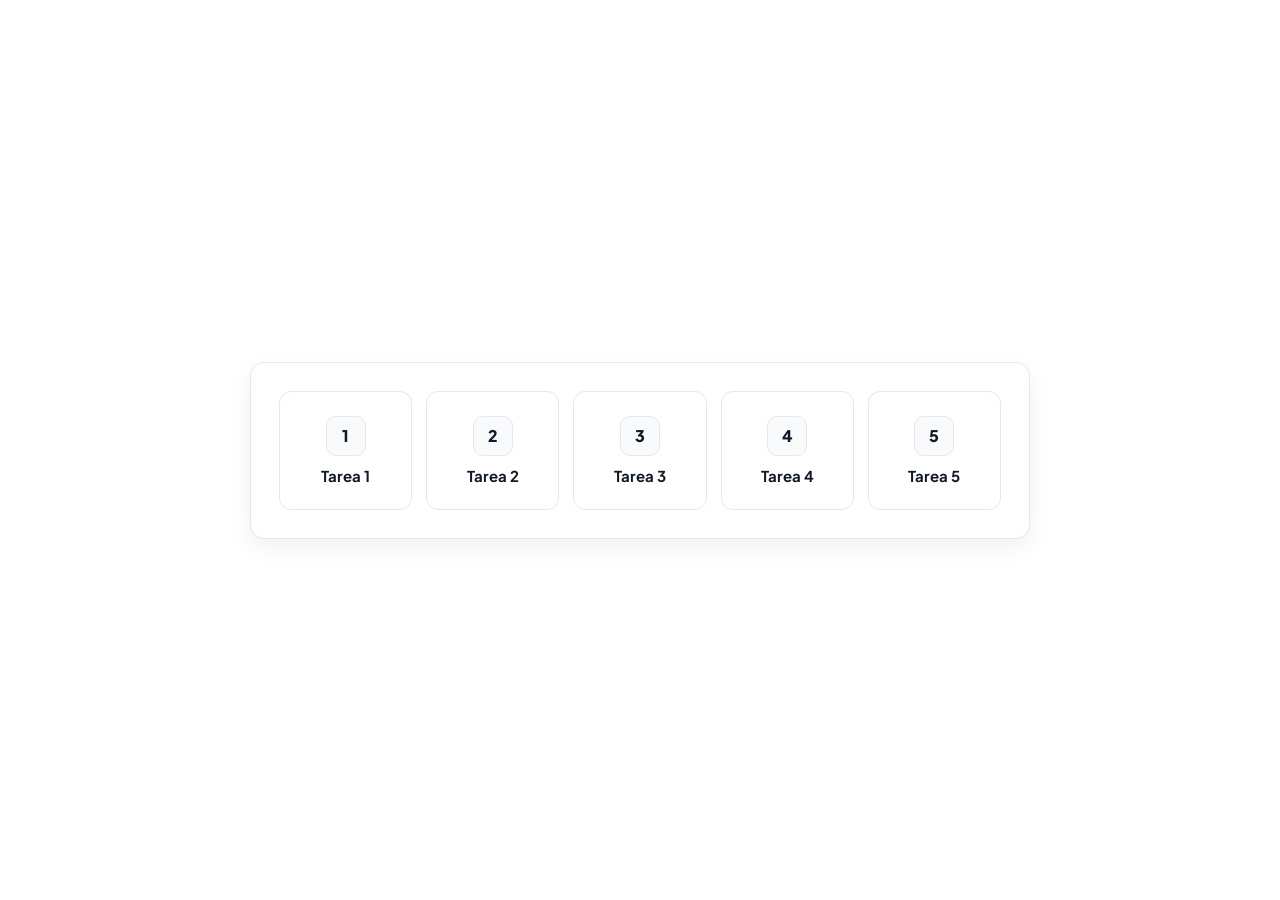
<file: index.html>
<!DOCTYPE html>
<html lang="es">
<head>
  <meta charset="UTF-8" />
  <meta name="viewport" content="width=device-width, initial-scale=1.0" />
  <title>Tareas</title>
  <link rel="stylesheet" href="styles.css" />
</head>
<body>
  <main class="hub-screen">
    <section class="hub-container">
      <div class="hub-task-grid">
        <a href="tarea1.html" class="hub-task-card" id="nav-tarea-1">
          <span class="hub-task-number">1</span>
          <span class="hub-task-title">Tarea 1</span>
        </a>

        <a href="tarea2.html" class="hub-task-card" id="nav-tarea-2">
          <span class="hub-task-number">2</span>
          <span class="hub-task-title">Tarea 2</span>
        </a>

        <a href="tarea3.html" class="hub-task-card" id="nav-tarea-3">
          <span class="hub-task-number">3</span>
          <span class="hub-task-title">Tarea 3</span>
        </a>

        <a href="tarea4.html" class="hub-task-card" id="nav-tarea-4">
          <span class="hub-task-number">4</span>
          <span class="hub-task-title">Tarea 4</span>
        </a>

        <a href="tarea5.html" class="hub-task-card" id="nav-tarea-5">
          <span class="hub-task-number">5</span>
          <span class="hub-task-title">Tarea 5</span>
        </a>
      </div>
    </section>
  </main>
</body>
</html>
</file>
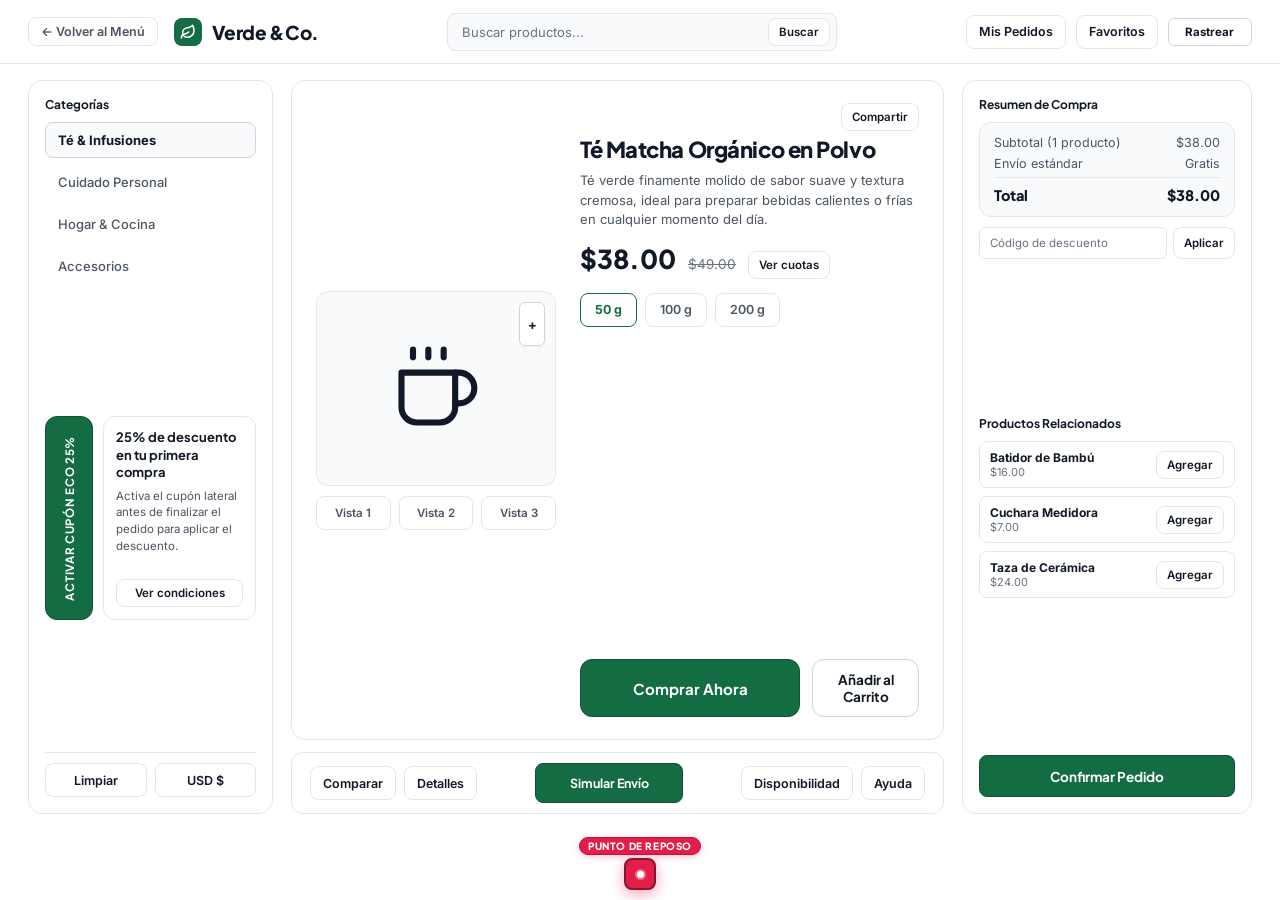
<file: tarea1.html>
<!DOCTYPE html>
<html lang="es">
<head>
  <meta charset="UTF-8" />
  <meta name="viewport" content="width=device-width, initial-scale=1.0" />
  <title>Verde &amp; Co. — Tarea 1</title>
  <link rel="stylesheet" href="styles.css" />
</head>
<body>
  <div class="store-app">
    <!-- TOP E-COMMERCE NAVBAR -->
    <header class="navbar">
      <div class="navbar-left">
        <a href="index.html" class="btn-back-hub">← Volver al Menú</a>
        <div class="store-brand">
          <span class="brand-leaf-icon">
            <svg width="16" height="16" viewBox="0 0 24 24" fill="none" stroke="currentColor" stroke-width="2.3" stroke-linecap="round" stroke-linejoin="round">
              <path d="M11 20A7 7 0 0 1 9.8 6.1C15.5 5 17 4.48 19 2c1 2 2 4.18 2 8 0 5.5-4.78 10-10 10Z"></path>
              <path d="M2 21c0-3 1.85-5.36 5.08-6C9.5 14.52 12 13 13 12"></path>
            </svg>
          </span>
          <span>Verde &amp; Co.</span>
        </div>
      </div>

      <div class="navbar-search">
        <span class="search-placeholder-text">Buscar productos...</span>
        <button type="button" class="ui-btn ui-btn-xs" id="btn-buscar-top">Buscar</button>
      </div>

      <div class="navbar-actions">
        <button type="button" class="ui-btn ui-btn-sm" id="btn-historial">Mis Pedidos</button>
        <button type="button" class="ui-btn ui-btn-sm" id="btn-guardados">Favoritos</button>
        <!-- OBJETIVO TAREA 4: Botón Lejano en Esquina Superior Derecha (84x28 px) -->
        <button type="button" class="btn-far-top-right" id="btn-rastrear-envio">Rastrear</button>
      </div>
    </header>

    <!-- MAIN 3-COLUMN E-COMMERCE WORKSPACE -->
    <main class="store-workspace">
      <!-- LEFT COLUMN: Categories + Tall Vertical Coupon Button -->
      <aside class="col-departments">
        <div>
          <h2 class="section-overline">Categorías</h2>
          <div class="dept-list">
            <button type="button" class="dept-item-btn is-active" id="btn-cat-audio">
              <span>Té &amp; Infusiones</span>
            </button>
            <button type="button" class="dept-item-btn" id="btn-cat-teclados">
              <span>Cuidado Personal</span>
            </button>
            <button type="button" class="dept-item-btn" id="btn-cat-monitores">
              <span>Hogar &amp; Cocina</span>
            </button>
            <button type="button" class="dept-item-btn" id="btn-cat-streaming">
              <span>Accesorios</span>
            </button>
          </div>
        </div>

        <div class="member-vertical-card">
          <!-- OBJETIVO TAREA 2: Botón Muy Alto en el lateral izquierdo (48px ancho x ~190px alto) -->
          <button type="button" class="btn-tall-voucher" id="btn-cupon-lateral">
            <span class="vertical-voucher-text">ACTIVAR CUPÓN ECO 25%</span>
          </button>

          <div class="member-promo-details">
            <div>
              <p class="promo-headline">25% de descuento en tu primera compra</p>
              <p class="promo-subcopy">
                Activa el cupón lateral antes de finalizar el pedido para aplicar el descuento.
              </p>
            </div>
            <button type="button" class="ui-btn ui-btn-xs" id="btn-ver-terminos">Ver condiciones</button>
          </div>
        </div>

        <div class="left-footer-controls">
          <button type="button" class="ui-btn ui-btn-sm" style="flex: 1;" id="btn-limpiar-filtros">Limpiar</button>
          <button type="button" class="ui-btn ui-btn-sm" style="flex: 1;" id="btn-moneda">USD $</button>
        </div>
      </aside>

      <!-- CENTER COLUMN: Main Product Showcase + Bottom Service Strip -->
      <section class="col-product-stage">
        <article class="product-showcase-card">
          <div class="gallery-column">
            <div class="gallery-frame">
              <!-- OBJETIVO TAREA 1: Botón con Ancho Muy Pequeño (26x44 px) -->
              <button type="button" class="btn-narrow-zoom" id="btn-zoom-ficha" title="Ampliar imagen">
                +
              </button>

              <svg class="product-illustration" viewBox="0 0 24 24" fill="none" stroke="currentColor" stroke-width="1.6" stroke-linecap="round" stroke-linejoin="round">
                <path d="M17 8h1a4 4 0 1 1 0 8h-1"></path>
                <path d="M3 8h14v9a4 4 0 0 1-4 4H7a4 4 0 0 1-4-4Z"></path>
                <line x1="6" x2="6" y1="2" y2="4"></line>
                <line x1="10" x2="10" y1="2" y2="4"></line>
                <line x1="14" x2="14" y1="2" y2="4"></line>
              </svg>
            </div>

            <div class="gallery-thumbs">
              <button type="button" class="thumb-pill-btn" id="btn-vista-frontal">Vista 1</button>
              <button type="button" class="thumb-pill-btn" id="btn-vista-perfil">Vista 2</button>
              <button type="button" class="thumb-pill-btn" id="btn-vista-estuche">Vista 3</button>
            </div>
          </div>

          <div class="details-column">
            <div>
              <div class="details-top-meta">
                <button type="button" class="ui-btn ui-btn-xs" id="btn-compartir-sku">Compartir</button>
              </div>

              <h1 class="product-heading">Té Matcha Orgánico en Polvo</h1>
              <p class="product-summary">
                Té verde finamente molido de sabor suave y textura cremosa, ideal para preparar
                bebidas calientes o frías en cualquier momento del día.
              </p>

              <div class="pricing-block">
                <span class="price-main">$38.00</span>
                <span class="price-compare">$49.00</span>
                <button type="button" class="ui-btn ui-btn-xs" id="btn-calcular-cuotas">Ver cuotas</button>
              </div>

              <div class="variant-group">
                <button type="button" class="variant-btn is-selected" id="btn-color-titanio">50 g</button>
                <button type="button" class="variant-btn" id="btn-color-obsidiana">100 g</button>
                <button type="button" class="variant-btn" id="btn-color-plata">200 g</button>
              </div>
            </div>

            <!-- Primary Purchase Row -->
            <div class="purchase-cta-group">
              <!-- OBJETIVO TAREA 5: Botón Grande en Ancho y Alto a Distancia Media (220x58 px) -->
              <button type="button" class="btn-primary-purchase" id="btn-comprar-ahora">
                <span>Comprar Ahora</span>
              </button>

              <button type="button" class="btn-secondary-bag" id="btn-agregar-carrito">
                Añadir al Carrito
              </button>
            </div>
          </div>
        </article>

        <!-- Bottom Service Toolbar immediately above the Mouse Rest Box -->
        <div class="service-bar">
          <div class="service-cluster">
            <button type="button" class="ui-btn ui-btn-sm" id="btn-comparar-modelo">Comparar</button>
            <button type="button" class="ui-btn ui-btn-sm" id="btn-ficha-pdf">Detalles</button>
          </div>

          <!-- OBJETIVO TAREA 3: Botón Muy Cercano al Punto de Reposo del Mouse (148x40 px) -->
          <button type="button" class="btn-close-action" id="btn-envio-express">
            Simular Envío
          </button>

          <div class="service-cluster">
            <button type="button" class="ui-btn ui-btn-sm" id="btn-verificar-tienda">Disponibilidad</button>
            <button type="button" class="ui-btn ui-btn-sm" id="btn-soporte-chat">Ayuda</button>
          </div>
        </div>
      </section>

      <!-- RIGHT COLUMN: Order Summary & Related Products -->
      <aside class="col-order-panel">
        <div>
          <h2 class="section-overline">Resumen de Compra</h2>
          <div class="order-summary-card">
            <div class="summary-row">
              <span>Subtotal (1 producto)</span>
              <span>$38.00</span>
            </div>
            <div class="summary-row">
              <span>Envío estándar</span>
              <span>Gratis</span>
            </div>
            <div class="summary-row is-total">
              <span>Total</span>
              <span>$38.00</span>
            </div>
          </div>

          <div class="promo-code-group">
            <div class="promo-input-mock">Código de descuento</div>
            <button type="button" class="ui-btn ui-btn-xs" style="height: 32px;" id="btn-validar-codigo">Aplicar</button>
          </div>
        </div>

        <div>
          <h2 class="section-overline">Productos Relacionados</h2>
          <div class="addon-stack">
            <div class="addon-row-card">
              <div class="addon-info">
                <span class="addon-title">Batidor de Bambú</span>
                <span class="addon-cost">$16.00</span>
              </div>
              <button type="button" class="ui-btn ui-btn-xs" id="btn-add-cable">Agregar</button>
            </div>

            <div class="addon-row-card">
              <div class="addon-info">
                <span class="addon-title">Cuchara Medidora</span>
                <span class="addon-cost">$7.00</span>
              </div>
              <button type="button" class="ui-btn ui-btn-xs" id="btn-add-soporte">Agregar</button>
            </div>

            <div class="addon-row-card">
              <div class="addon-info">
                <span class="addon-title">Taza de Cerámica</span>
                <span class="addon-cost">$24.00</span>
              </div>
              <button type="button" class="ui-btn ui-btn-xs" id="btn-add-garantia">Agregar</button>
            </div>
          </div>
        </div>

        <button type="button" class="btn-full-checkout" id="btn-pago-rapido">
          Confirmar Pedido
        </button>
      </aside>
    </main>

    <!-- FIXED COMPACT MOUSE RESTING POINT (32x32px exact origin) -->
    <div class="mouse-rest-anchor">
      <span class="rest-micro-label">Punto de Reposo</span>
      <div class="mouse-rest-box" id="zona-reposo-mouse" title="Punto de Reposo">
        <span class="rest-target-dot"></span>
      </div>
    </div>
  </div>
</body>
</html>
</file>
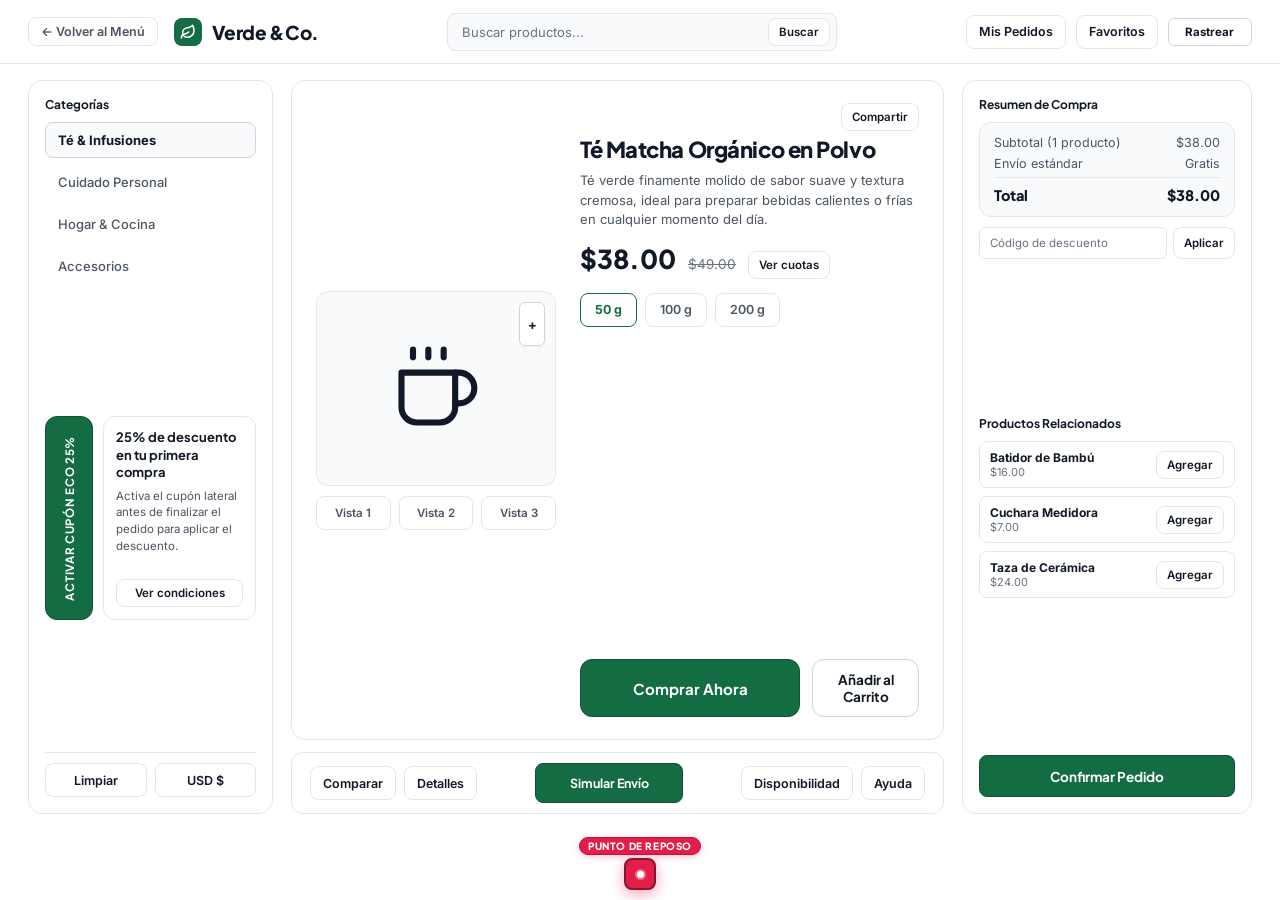
<file: tarea2.html>
<!DOCTYPE html>
<html lang="es">
<head>
  <meta charset="UTF-8" />
  <meta name="viewport" content="width=device-width, initial-scale=1.0" />
  <title>Verde &amp; Co. — Tarea 2</title>
  <link rel="stylesheet" href="styles.css" />
</head>
<body>
  <div class="store-app">
    <!-- TOP E-COMMERCE NAVBAR -->
    <header class="navbar">
      <div class="navbar-left">
        <a href="index.html" class="btn-back-hub">← Volver al Menú</a>
        <div class="store-brand">
          <span class="brand-leaf-icon">
            <svg width="16" height="16" viewBox="0 0 24 24" fill="none" stroke="currentColor" stroke-width="2.3" stroke-linecap="round" stroke-linejoin="round">
              <path d="M11 20A7 7 0 0 1 9.8 6.1C15.5 5 17 4.48 19 2c1 2 2 4.18 2 8 0 5.5-4.78 10-10 10Z"></path>
              <path d="M2 21c0-3 1.85-5.36 5.08-6C9.5 14.52 12 13 13 12"></path>
            </svg>
          </span>
          <span>Verde &amp; Co.</span>
        </div>
      </div>

      <div class="navbar-search">
        <span class="search-placeholder-text">Buscar productos...</span>
        <button type="button" class="ui-btn ui-btn-xs" id="btn-buscar-top">Buscar</button>
      </div>

      <div class="navbar-actions">
        <button type="button" class="ui-btn ui-btn-sm" id="btn-historial">Mis Pedidos</button>
        <button type="button" class="ui-btn ui-btn-sm" id="btn-guardados">Favoritos</button>
        <!-- OBJETIVO TAREA 4: Botón Lejano en Esquina Superior Derecha (84x28 px) -->
        <button type="button" class="btn-far-top-right" id="btn-rastrear-envio">Rastrear</button>
      </div>
    </header>

    <!-- MAIN 3-COLUMN E-COMMERCE WORKSPACE -->
    <main class="store-workspace">
      <!-- LEFT COLUMN: Categories + Tall Vertical Coupon Button -->
      <aside class="col-departments">
        <div>
          <h2 class="section-overline">Categorías</h2>
          <div class="dept-list">
            <button type="button" class="dept-item-btn is-active" id="btn-cat-audio">
              <span>Té &amp; Infusiones</span>
            </button>
            <button type="button" class="dept-item-btn" id="btn-cat-teclados">
              <span>Cuidado Personal</span>
            </button>
            <button type="button" class="dept-item-btn" id="btn-cat-monitores">
              <span>Hogar &amp; Cocina</span>
            </button>
            <button type="button" class="dept-item-btn" id="btn-cat-streaming">
              <span>Accesorios</span>
            </button>
          </div>
        </div>

        <div class="member-vertical-card">
          <!-- OBJETIVO TAREA 2: Botón Muy Alto en el lateral izquierdo (48px ancho x ~190px alto) -->
          <button type="button" class="btn-tall-voucher" id="btn-cupon-lateral">
            <span class="vertical-voucher-text">ACTIVAR CUPÓN ECO 25%</span>
          </button>

          <div class="member-promo-details">
            <div>
              <p class="promo-headline">25% de descuento en tu primera compra</p>
              <p class="promo-subcopy">
                Activa el cupón lateral antes de finalizar el pedido para aplicar el descuento.
              </p>
            </div>
            <button type="button" class="ui-btn ui-btn-xs" id="btn-ver-terminos">Ver condiciones</button>
          </div>
        </div>

        <div class="left-footer-controls">
          <button type="button" class="ui-btn ui-btn-sm" style="flex: 1;" id="btn-limpiar-filtros">Limpiar</button>
          <button type="button" class="ui-btn ui-btn-sm" style="flex: 1;" id="btn-moneda">USD $</button>
        </div>
      </aside>

      <!-- CENTER COLUMN: Main Product Showcase + Bottom Service Strip -->
      <section class="col-product-stage">
        <article class="product-showcase-card">
          <div class="gallery-column">
            <div class="gallery-frame">
              <!-- OBJETIVO TAREA 1: Botón con Ancho Muy Pequeño (26x44 px) -->
              <button type="button" class="btn-narrow-zoom" id="btn-zoom-ficha" title="Ampliar imagen">
                +
              </button>

              <svg class="product-illustration" viewBox="0 0 24 24" fill="none" stroke="currentColor" stroke-width="1.6" stroke-linecap="round" stroke-linejoin="round">
                <path d="M17 8h1a4 4 0 1 1 0 8h-1"></path>
                <path d="M3 8h14v9a4 4 0 0 1-4 4H7a4 4 0 0 1-4-4Z"></path>
                <line x1="6" x2="6" y1="2" y2="4"></line>
                <line x1="10" x2="10" y1="2" y2="4"></line>
                <line x1="14" x2="14" y1="2" y2="4"></line>
              </svg>
            </div>

            <div class="gallery-thumbs">
              <button type="button" class="thumb-pill-btn" id="btn-vista-frontal">Vista 1</button>
              <button type="button" class="thumb-pill-btn" id="btn-vista-perfil">Vista 2</button>
              <button type="button" class="thumb-pill-btn" id="btn-vista-estuche">Vista 3</button>
            </div>
          </div>

          <div class="details-column">
            <div>
              <div class="details-top-meta">
                <button type="button" class="ui-btn ui-btn-xs" id="btn-compartir-sku">Compartir</button>
              </div>

              <h1 class="product-heading">Té Matcha Orgánico en Polvo</h1>
              <p class="product-summary">
                Té verde finamente molido de sabor suave y textura cremosa, ideal para preparar
                bebidas calientes o frías en cualquier momento del día.
              </p>

              <div class="pricing-block">
                <span class="price-main">$38.00</span>
                <span class="price-compare">$49.00</span>
                <button type="button" class="ui-btn ui-btn-xs" id="btn-calcular-cuotas">Ver cuotas</button>
              </div>

              <div class="variant-group">
                <button type="button" class="variant-btn is-selected" id="btn-color-titanio">50 g</button>
                <button type="button" class="variant-btn" id="btn-color-obsidiana">100 g</button>
                <button type="button" class="variant-btn" id="btn-color-plata">200 g</button>
              </div>
            </div>

            <!-- Primary Purchase Row -->
            <div class="purchase-cta-group">
              <!-- OBJETIVO TAREA 5: Botón Grande en Ancho y Alto a Distancia Media (220x58 px) -->
              <button type="button" class="btn-primary-purchase" id="btn-comprar-ahora">
                <span>Comprar Ahora</span>
              </button>

              <button type="button" class="btn-secondary-bag" id="btn-agregar-carrito">
                Añadir al Carrito
              </button>
            </div>
          </div>
        </article>

        <!-- Bottom Service Toolbar immediately above the Mouse Rest Box -->
        <div class="service-bar">
          <div class="service-cluster">
            <button type="button" class="ui-btn ui-btn-sm" id="btn-comparar-modelo">Comparar</button>
            <button type="button" class="ui-btn ui-btn-sm" id="btn-ficha-pdf">Detalles</button>
          </div>

          <!-- OBJETIVO TAREA 3: Botón Muy Cercano al Punto de Reposo del Mouse (148x40 px) -->
          <button type="button" class="btn-close-action" id="btn-envio-express">
            Simular Envío
          </button>

          <div class="service-cluster">
            <button type="button" class="ui-btn ui-btn-sm" id="btn-verificar-tienda">Disponibilidad</button>
            <button type="button" class="ui-btn ui-btn-sm" id="btn-soporte-chat">Ayuda</button>
          </div>
        </div>
      </section>

      <!-- RIGHT COLUMN: Order Summary & Related Products -->
      <aside class="col-order-panel">
        <div>
          <h2 class="section-overline">Resumen de Compra</h2>
          <div class="order-summary-card">
            <div class="summary-row">
              <span>Subtotal (1 producto)</span>
              <span>$38.00</span>
            </div>
            <div class="summary-row">
              <span>Envío estándar</span>
              <span>Gratis</span>
            </div>
            <div class="summary-row is-total">
              <span>Total</span>
              <span>$38.00</span>
            </div>
          </div>

          <div class="promo-code-group">
            <div class="promo-input-mock">Código de descuento</div>
            <button type="button" class="ui-btn ui-btn-xs" style="height: 32px;" id="btn-validar-codigo">Aplicar</button>
          </div>
        </div>

        <div>
          <h2 class="section-overline">Productos Relacionados</h2>
          <div class="addon-stack">
            <div class="addon-row-card">
              <div class="addon-info">
                <span class="addon-title">Batidor de Bambú</span>
                <span class="addon-cost">$16.00</span>
              </div>
              <button type="button" class="ui-btn ui-btn-xs" id="btn-add-cable">Agregar</button>
            </div>

            <div class="addon-row-card">
              <div class="addon-info">
                <span class="addon-title">Cuchara Medidora</span>
                <span class="addon-cost">$7.00</span>
              </div>
              <button type="button" class="ui-btn ui-btn-xs" id="btn-add-soporte">Agregar</button>
            </div>

            <div class="addon-row-card">
              <div class="addon-info">
                <span class="addon-title">Taza de Cerámica</span>
                <span class="addon-cost">$24.00</span>
              </div>
              <button type="button" class="ui-btn ui-btn-xs" id="btn-add-garantia">Agregar</button>
            </div>
          </div>
        </div>

        <button type="button" class="btn-full-checkout" id="btn-pago-rapido">
          Confirmar Pedido
        </button>
      </aside>
    </main>

    <!-- FIXED COMPACT MOUSE RESTING POINT (32x32px exact origin) -->
    <div class="mouse-rest-anchor">
      <span class="rest-micro-label">Punto de Reposo</span>
      <div class="mouse-rest-box" id="zona-reposo-mouse" title="Punto de Reposo">
        <span class="rest-target-dot"></span>
      </div>
    </div>
  </div>
</body>
</html>
</file>
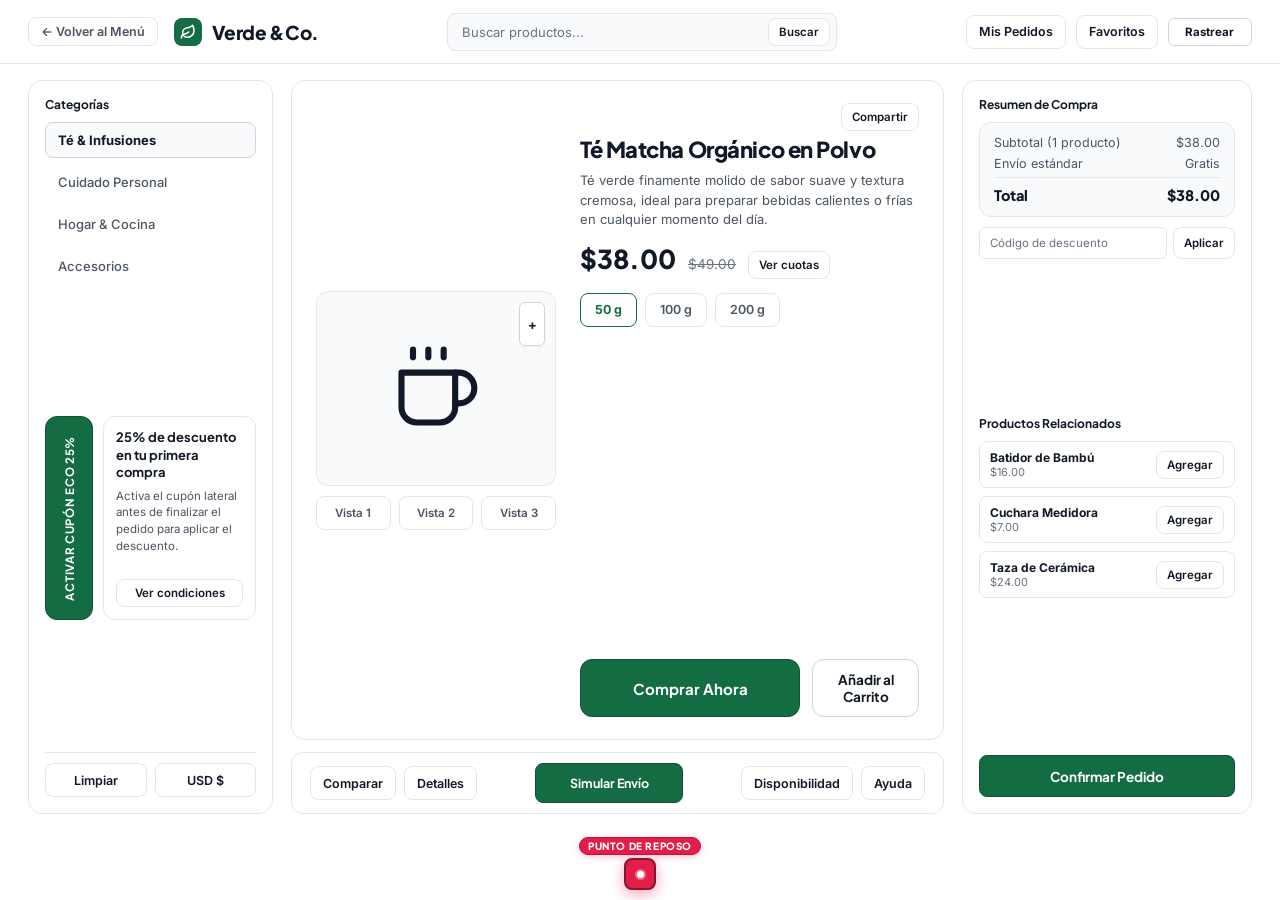
<file: tarea3.html>
<!DOCTYPE html>
<html lang="es">
<head>
  <meta charset="UTF-8" />
  <meta name="viewport" content="width=device-width, initial-scale=1.0" />
  <title>Verde &amp; Co. — Tarea 3</title>
  <link rel="stylesheet" href="styles.css" />
</head>
<body>
  <div class="store-app">
    <!-- TOP E-COMMERCE NAVBAR -->
    <header class="navbar">
      <div class="navbar-left">
        <a href="index.html" class="btn-back-hub">← Volver al Menú</a>
        <div class="store-brand">
          <span class="brand-leaf-icon">
            <svg width="16" height="16" viewBox="0 0 24 24" fill="none" stroke="currentColor" stroke-width="2.3" stroke-linecap="round" stroke-linejoin="round">
              <path d="M11 20A7 7 0 0 1 9.8 6.1C15.5 5 17 4.48 19 2c1 2 2 4.18 2 8 0 5.5-4.78 10-10 10Z"></path>
              <path d="M2 21c0-3 1.85-5.36 5.08-6C9.5 14.52 12 13 13 12"></path>
            </svg>
          </span>
          <span>Verde &amp; Co.</span>
        </div>
      </div>

      <div class="navbar-search">
        <span class="search-placeholder-text">Buscar productos...</span>
        <button type="button" class="ui-btn ui-btn-xs" id="btn-buscar-top">Buscar</button>
      </div>

      <div class="navbar-actions">
        <button type="button" class="ui-btn ui-btn-sm" id="btn-historial">Mis Pedidos</button>
        <button type="button" class="ui-btn ui-btn-sm" id="btn-guardados">Favoritos</button>
        <!-- OBJETIVO TAREA 4: Botón Lejano en Esquina Superior Derecha (84x28 px) -->
        <button type="button" class="btn-far-top-right" id="btn-rastrear-envio">Rastrear</button>
      </div>
    </header>

    <!-- MAIN 3-COLUMN E-COMMERCE WORKSPACE -->
    <main class="store-workspace">
      <!-- LEFT COLUMN: Categories + Tall Vertical Coupon Button -->
      <aside class="col-departments">
        <div>
          <h2 class="section-overline">Categorías</h2>
          <div class="dept-list">
            <button type="button" class="dept-item-btn is-active" id="btn-cat-audio">
              <span>Té &amp; Infusiones</span>
            </button>
            <button type="button" class="dept-item-btn" id="btn-cat-teclados">
              <span>Cuidado Personal</span>
            </button>
            <button type="button" class="dept-item-btn" id="btn-cat-monitores">
              <span>Hogar &amp; Cocina</span>
            </button>
            <button type="button" class="dept-item-btn" id="btn-cat-streaming">
              <span>Accesorios</span>
            </button>
          </div>
        </div>

        <div class="member-vertical-card">
          <!-- OBJETIVO TAREA 2: Botón Muy Alto en el lateral izquierdo (48px ancho x ~190px alto) -->
          <button type="button" class="btn-tall-voucher" id="btn-cupon-lateral">
            <span class="vertical-voucher-text">ACTIVAR CUPÓN ECO 25%</span>
          </button>

          <div class="member-promo-details">
            <div>
              <p class="promo-headline">25% de descuento en tu primera compra</p>
              <p class="promo-subcopy">
                Activa el cupón lateral antes de finalizar el pedido para aplicar el descuento.
              </p>
            </div>
            <button type="button" class="ui-btn ui-btn-xs" id="btn-ver-terminos">Ver condiciones</button>
          </div>
        </div>

        <div class="left-footer-controls">
          <button type="button" class="ui-btn ui-btn-sm" style="flex: 1;" id="btn-limpiar-filtros">Limpiar</button>
          <button type="button" class="ui-btn ui-btn-sm" style="flex: 1;" id="btn-moneda">USD $</button>
        </div>
      </aside>

      <!-- CENTER COLUMN: Main Product Showcase + Bottom Service Strip -->
      <section class="col-product-stage">
        <article class="product-showcase-card">
          <div class="gallery-column">
            <div class="gallery-frame">
              <!-- OBJETIVO TAREA 1: Botón con Ancho Muy Pequeño (26x44 px) -->
              <button type="button" class="btn-narrow-zoom" id="btn-zoom-ficha" title="Ampliar imagen">
                +
              </button>

              <svg class="product-illustration" viewBox="0 0 24 24" fill="none" stroke="currentColor" stroke-width="1.6" stroke-linecap="round" stroke-linejoin="round">
                <path d="M17 8h1a4 4 0 1 1 0 8h-1"></path>
                <path d="M3 8h14v9a4 4 0 0 1-4 4H7a4 4 0 0 1-4-4Z"></path>
                <line x1="6" x2="6" y1="2" y2="4"></line>
                <line x1="10" x2="10" y1="2" y2="4"></line>
                <line x1="14" x2="14" y1="2" y2="4"></line>
              </svg>
            </div>

            <div class="gallery-thumbs">
              <button type="button" class="thumb-pill-btn" id="btn-vista-frontal">Vista 1</button>
              <button type="button" class="thumb-pill-btn" id="btn-vista-perfil">Vista 2</button>
              <button type="button" class="thumb-pill-btn" id="btn-vista-estuche">Vista 3</button>
            </div>
          </div>

          <div class="details-column">
            <div>
              <div class="details-top-meta">
                <button type="button" class="ui-btn ui-btn-xs" id="btn-compartir-sku">Compartir</button>
              </div>

              <h1 class="product-heading">Té Matcha Orgánico en Polvo</h1>
              <p class="product-summary">
                Té verde finamente molido de sabor suave y textura cremosa, ideal para preparar
                bebidas calientes o frías en cualquier momento del día.
              </p>

              <div class="pricing-block">
                <span class="price-main">$38.00</span>
                <span class="price-compare">$49.00</span>
                <button type="button" class="ui-btn ui-btn-xs" id="btn-calcular-cuotas">Ver cuotas</button>
              </div>

              <div class="variant-group">
                <button type="button" class="variant-btn is-selected" id="btn-color-titanio">50 g</button>
                <button type="button" class="variant-btn" id="btn-color-obsidiana">100 g</button>
                <button type="button" class="variant-btn" id="btn-color-plata">200 g</button>
              </div>
            </div>

            <!-- Primary Purchase Row -->
            <div class="purchase-cta-group">
              <!-- OBJETIVO TAREA 5: Botón Grande en Ancho y Alto a Distancia Media (220x58 px) -->
              <button type="button" class="btn-primary-purchase" id="btn-comprar-ahora">
                <span>Comprar Ahora</span>
              </button>

              <button type="button" class="btn-secondary-bag" id="btn-agregar-carrito">
                Añadir al Carrito
              </button>
            </div>
          </div>
        </article>

        <!-- Bottom Service Toolbar immediately above the Mouse Rest Box -->
        <div class="service-bar">
          <div class="service-cluster">
            <button type="button" class="ui-btn ui-btn-sm" id="btn-comparar-modelo">Comparar</button>
            <button type="button" class="ui-btn ui-btn-sm" id="btn-ficha-pdf">Detalles</button>
          </div>

          <!-- OBJETIVO TAREA 3: Botón Muy Cercano al Punto de Reposo del Mouse (148x40 px) -->
          <button type="button" class="btn-close-action" id="btn-envio-express">
            Simular Envío
          </button>

          <div class="service-cluster">
            <button type="button" class="ui-btn ui-btn-sm" id="btn-verificar-tienda">Disponibilidad</button>
            <button type="button" class="ui-btn ui-btn-sm" id="btn-soporte-chat">Ayuda</button>
          </div>
        </div>
      </section>

      <!-- RIGHT COLUMN: Order Summary & Related Products -->
      <aside class="col-order-panel">
        <div>
          <h2 class="section-overline">Resumen de Compra</h2>
          <div class="order-summary-card">
            <div class="summary-row">
              <span>Subtotal (1 producto)</span>
              <span>$38.00</span>
            </div>
            <div class="summary-row">
              <span>Envío estándar</span>
              <span>Gratis</span>
            </div>
            <div class="summary-row is-total">
              <span>Total</span>
              <span>$38.00</span>
            </div>
          </div>

          <div class="promo-code-group">
            <div class="promo-input-mock">Código de descuento</div>
            <button type="button" class="ui-btn ui-btn-xs" style="height: 32px;" id="btn-validar-codigo">Aplicar</button>
          </div>
        </div>

        <div>
          <h2 class="section-overline">Productos Relacionados</h2>
          <div class="addon-stack">
            <div class="addon-row-card">
              <div class="addon-info">
                <span class="addon-title">Batidor de Bambú</span>
                <span class="addon-cost">$16.00</span>
              </div>
              <button type="button" class="ui-btn ui-btn-xs" id="btn-add-cable">Agregar</button>
            </div>

            <div class="addon-row-card">
              <div class="addon-info">
                <span class="addon-title">Cuchara Medidora</span>
                <span class="addon-cost">$7.00</span>
              </div>
              <button type="button" class="ui-btn ui-btn-xs" id="btn-add-soporte">Agregar</button>
            </div>

            <div class="addon-row-card">
              <div class="addon-info">
                <span class="addon-title">Taza de Cerámica</span>
                <span class="addon-cost">$24.00</span>
              </div>
              <button type="button" class="ui-btn ui-btn-xs" id="btn-add-garantia">Agregar</button>
            </div>
          </div>
        </div>

        <button type="button" class="btn-full-checkout" id="btn-pago-rapido">
          Confirmar Pedido
        </button>
      </aside>
    </main>

    <!-- FIXED COMPACT MOUSE RESTING POINT (32x32px exact origin) -->
    <div class="mouse-rest-anchor">
      <span class="rest-micro-label">Punto de Reposo</span>
      <div class="mouse-rest-box" id="zona-reposo-mouse" title="Punto de Reposo">
        <span class="rest-target-dot"></span>
      </div>
    </div>
  </div>
</body>
</html>
</file>
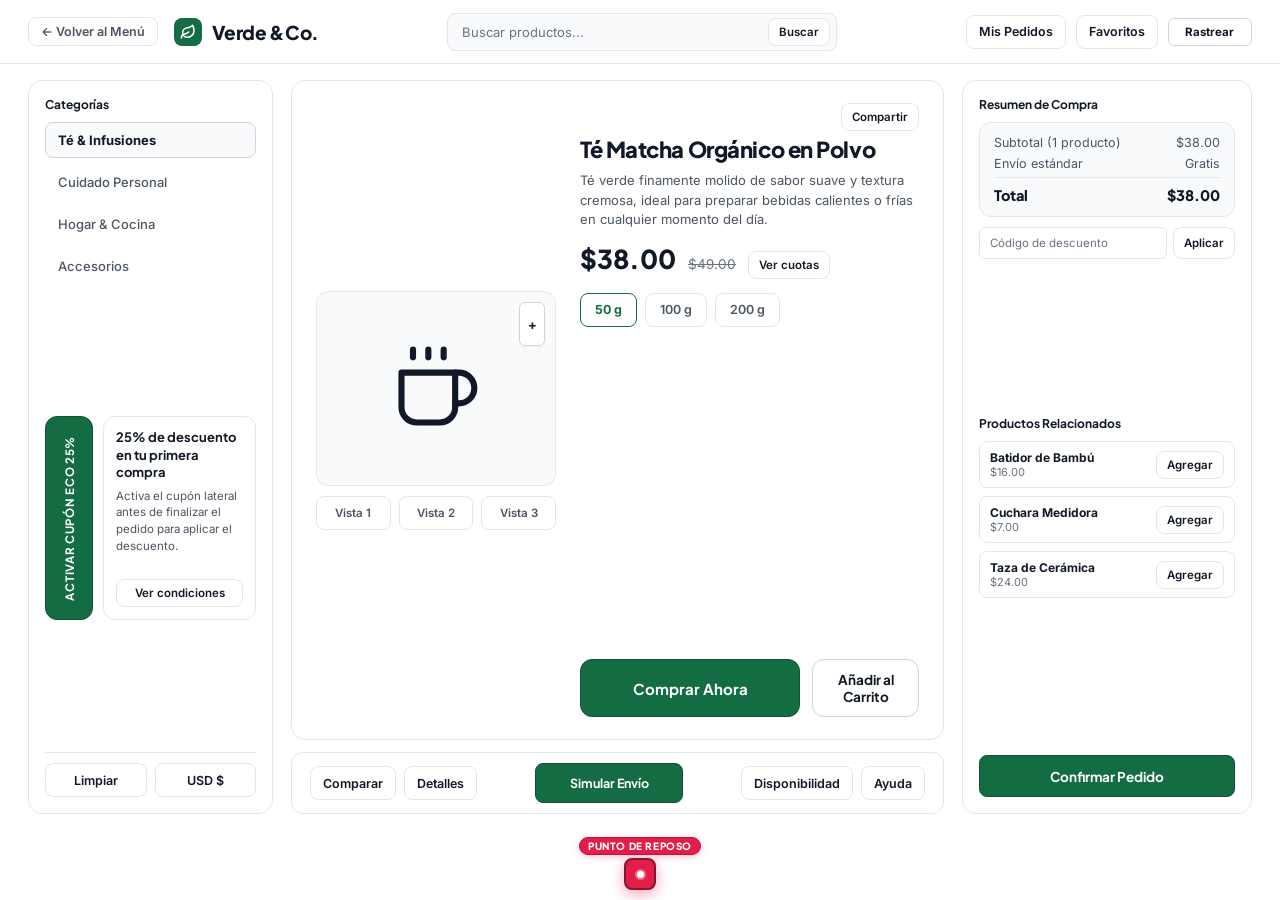
<file: tarea4.html>
<!DOCTYPE html>
<html lang="es">
<head>
  <meta charset="UTF-8" />
  <meta name="viewport" content="width=device-width, initial-scale=1.0" />
  <title>Verde &amp; Co. — Tarea 4</title>
  <link rel="stylesheet" href="styles.css" />
</head>
<body>
  <div class="store-app">
    <!-- TOP E-COMMERCE NAVBAR -->
    <header class="navbar">
      <div class="navbar-left">
        <a href="index.html" class="btn-back-hub">← Volver al Menú</a>
        <div class="store-brand">
          <span class="brand-leaf-icon">
            <svg width="16" height="16" viewBox="0 0 24 24" fill="none" stroke="currentColor" stroke-width="2.3" stroke-linecap="round" stroke-linejoin="round">
              <path d="M11 20A7 7 0 0 1 9.8 6.1C15.5 5 17 4.48 19 2c1 2 2 4.18 2 8 0 5.5-4.78 10-10 10Z"></path>
              <path d="M2 21c0-3 1.85-5.36 5.08-6C9.5 14.52 12 13 13 12"></path>
            </svg>
          </span>
          <span>Verde &amp; Co.</span>
        </div>
      </div>

      <div class="navbar-search">
        <span class="search-placeholder-text">Buscar productos...</span>
        <button type="button" class="ui-btn ui-btn-xs" id="btn-buscar-top">Buscar</button>
      </div>

      <div class="navbar-actions">
        <button type="button" class="ui-btn ui-btn-sm" id="btn-historial">Mis Pedidos</button>
        <button type="button" class="ui-btn ui-btn-sm" id="btn-guardados">Favoritos</button>
        <!-- OBJETIVO TAREA 4: Botón Lejano en Esquina Superior Derecha (84x28 px) -->
        <button type="button" class="btn-far-top-right" id="btn-rastrear-envio">Rastrear</button>
      </div>
    </header>

    <!-- MAIN 3-COLUMN E-COMMERCE WORKSPACE -->
    <main class="store-workspace">
      <!-- LEFT COLUMN: Categories + Tall Vertical Coupon Button -->
      <aside class="col-departments">
        <div>
          <h2 class="section-overline">Categorías</h2>
          <div class="dept-list">
            <button type="button" class="dept-item-btn is-active" id="btn-cat-audio">
              <span>Té &amp; Infusiones</span>
            </button>
            <button type="button" class="dept-item-btn" id="btn-cat-teclados">
              <span>Cuidado Personal</span>
            </button>
            <button type="button" class="dept-item-btn" id="btn-cat-monitores">
              <span>Hogar &amp; Cocina</span>
            </button>
            <button type="button" class="dept-item-btn" id="btn-cat-streaming">
              <span>Accesorios</span>
            </button>
          </div>
        </div>

        <div class="member-vertical-card">
          <!-- OBJETIVO TAREA 2: Botón Muy Alto en el lateral izquierdo (48px ancho x ~190px alto) -->
          <button type="button" class="btn-tall-voucher" id="btn-cupon-lateral">
            <span class="vertical-voucher-text">ACTIVAR CUPÓN ECO 25%</span>
          </button>

          <div class="member-promo-details">
            <div>
              <p class="promo-headline">25% de descuento en tu primera compra</p>
              <p class="promo-subcopy">
                Activa el cupón lateral antes de finalizar el pedido para aplicar el descuento.
              </p>
            </div>
            <button type="button" class="ui-btn ui-btn-xs" id="btn-ver-terminos">Ver condiciones</button>
          </div>
        </div>

        <div class="left-footer-controls">
          <button type="button" class="ui-btn ui-btn-sm" style="flex: 1;" id="btn-limpiar-filtros">Limpiar</button>
          <button type="button" class="ui-btn ui-btn-sm" style="flex: 1;" id="btn-moneda">USD $</button>
        </div>
      </aside>

      <!-- CENTER COLUMN: Main Product Showcase + Bottom Service Strip -->
      <section class="col-product-stage">
        <article class="product-showcase-card">
          <div class="gallery-column">
            <div class="gallery-frame">
              <!-- OBJETIVO TAREA 1: Botón con Ancho Muy Pequeño (26x44 px) -->
              <button type="button" class="btn-narrow-zoom" id="btn-zoom-ficha" title="Ampliar imagen">
                +
              </button>

              <svg class="product-illustration" viewBox="0 0 24 24" fill="none" stroke="currentColor" stroke-width="1.6" stroke-linecap="round" stroke-linejoin="round">
                <path d="M17 8h1a4 4 0 1 1 0 8h-1"></path>
                <path d="M3 8h14v9a4 4 0 0 1-4 4H7a4 4 0 0 1-4-4Z"></path>
                <line x1="6" x2="6" y1="2" y2="4"></line>
                <line x1="10" x2="10" y1="2" y2="4"></line>
                <line x1="14" x2="14" y1="2" y2="4"></line>
              </svg>
            </div>

            <div class="gallery-thumbs">
              <button type="button" class="thumb-pill-btn" id="btn-vista-frontal">Vista 1</button>
              <button type="button" class="thumb-pill-btn" id="btn-vista-perfil">Vista 2</button>
              <button type="button" class="thumb-pill-btn" id="btn-vista-estuche">Vista 3</button>
            </div>
          </div>

          <div class="details-column">
            <div>
              <div class="details-top-meta">
                <button type="button" class="ui-btn ui-btn-xs" id="btn-compartir-sku">Compartir</button>
              </div>

              <h1 class="product-heading">Té Matcha Orgánico en Polvo</h1>
              <p class="product-summary">
                Té verde finamente molido de sabor suave y textura cremosa, ideal para preparar
                bebidas calientes o frías en cualquier momento del día.
              </p>

              <div class="pricing-block">
                <span class="price-main">$38.00</span>
                <span class="price-compare">$49.00</span>
                <button type="button" class="ui-btn ui-btn-xs" id="btn-calcular-cuotas">Ver cuotas</button>
              </div>

              <div class="variant-group">
                <button type="button" class="variant-btn is-selected" id="btn-color-titanio">50 g</button>
                <button type="button" class="variant-btn" id="btn-color-obsidiana">100 g</button>
                <button type="button" class="variant-btn" id="btn-color-plata">200 g</button>
              </div>
            </div>

            <!-- Primary Purchase Row -->
            <div class="purchase-cta-group">
              <!-- OBJETIVO TAREA 5: Botón Grande en Ancho y Alto a Distancia Media (220x58 px) -->
              <button type="button" class="btn-primary-purchase" id="btn-comprar-ahora">
                <span>Comprar Ahora</span>
              </button>

              <button type="button" class="btn-secondary-bag" id="btn-agregar-carrito">
                Añadir al Carrito
              </button>
            </div>
          </div>
        </article>

        <!-- Bottom Service Toolbar immediately above the Mouse Rest Box -->
        <div class="service-bar">
          <div class="service-cluster">
            <button type="button" class="ui-btn ui-btn-sm" id="btn-comparar-modelo">Comparar</button>
            <button type="button" class="ui-btn ui-btn-sm" id="btn-ficha-pdf">Detalles</button>
          </div>

          <!-- OBJETIVO TAREA 3: Botón Muy Cercano al Punto de Reposo del Mouse (148x40 px) -->
          <button type="button" class="btn-close-action" id="btn-envio-express">
            Simular Envío
          </button>

          <div class="service-cluster">
            <button type="button" class="ui-btn ui-btn-sm" id="btn-verificar-tienda">Disponibilidad</button>
            <button type="button" class="ui-btn ui-btn-sm" id="btn-soporte-chat">Ayuda</button>
          </div>
        </div>
      </section>

      <!-- RIGHT COLUMN: Order Summary & Related Products -->
      <aside class="col-order-panel">
        <div>
          <h2 class="section-overline">Resumen de Compra</h2>
          <div class="order-summary-card">
            <div class="summary-row">
              <span>Subtotal (1 producto)</span>
              <span>$38.00</span>
            </div>
            <div class="summary-row">
              <span>Envío estándar</span>
              <span>Gratis</span>
            </div>
            <div class="summary-row is-total">
              <span>Total</span>
              <span>$38.00</span>
            </div>
          </div>

          <div class="promo-code-group">
            <div class="promo-input-mock">Código de descuento</div>
            <button type="button" class="ui-btn ui-btn-xs" style="height: 32px;" id="btn-validar-codigo">Aplicar</button>
          </div>
        </div>

        <div>
          <h2 class="section-overline">Productos Relacionados</h2>
          <div class="addon-stack">
            <div class="addon-row-card">
              <div class="addon-info">
                <span class="addon-title">Batidor de Bambú</span>
                <span class="addon-cost">$16.00</span>
              </div>
              <button type="button" class="ui-btn ui-btn-xs" id="btn-add-cable">Agregar</button>
            </div>

            <div class="addon-row-card">
              <div class="addon-info">
                <span class="addon-title">Cuchara Medidora</span>
                <span class="addon-cost">$7.00</span>
              </div>
              <button type="button" class="ui-btn ui-btn-xs" id="btn-add-soporte">Agregar</button>
            </div>

            <div class="addon-row-card">
              <div class="addon-info">
                <span class="addon-title">Taza de Cerámica</span>
                <span class="addon-cost">$24.00</span>
              </div>
              <button type="button" class="ui-btn ui-btn-xs" id="btn-add-garantia">Agregar</button>
            </div>
          </div>
        </div>

        <button type="button" class="btn-full-checkout" id="btn-pago-rapido">
          Confirmar Pedido
        </button>
      </aside>
    </main>

    <!-- FIXED COMPACT MOUSE RESTING POINT (32x32px exact origin) -->
    <div class="mouse-rest-anchor">
      <span class="rest-micro-label">Punto de Reposo</span>
      <div class="mouse-rest-box" id="zona-reposo-mouse" title="Punto de Reposo">
        <span class="rest-target-dot"></span>
      </div>
    </div>
  </div>
</body>
</html>
</file>
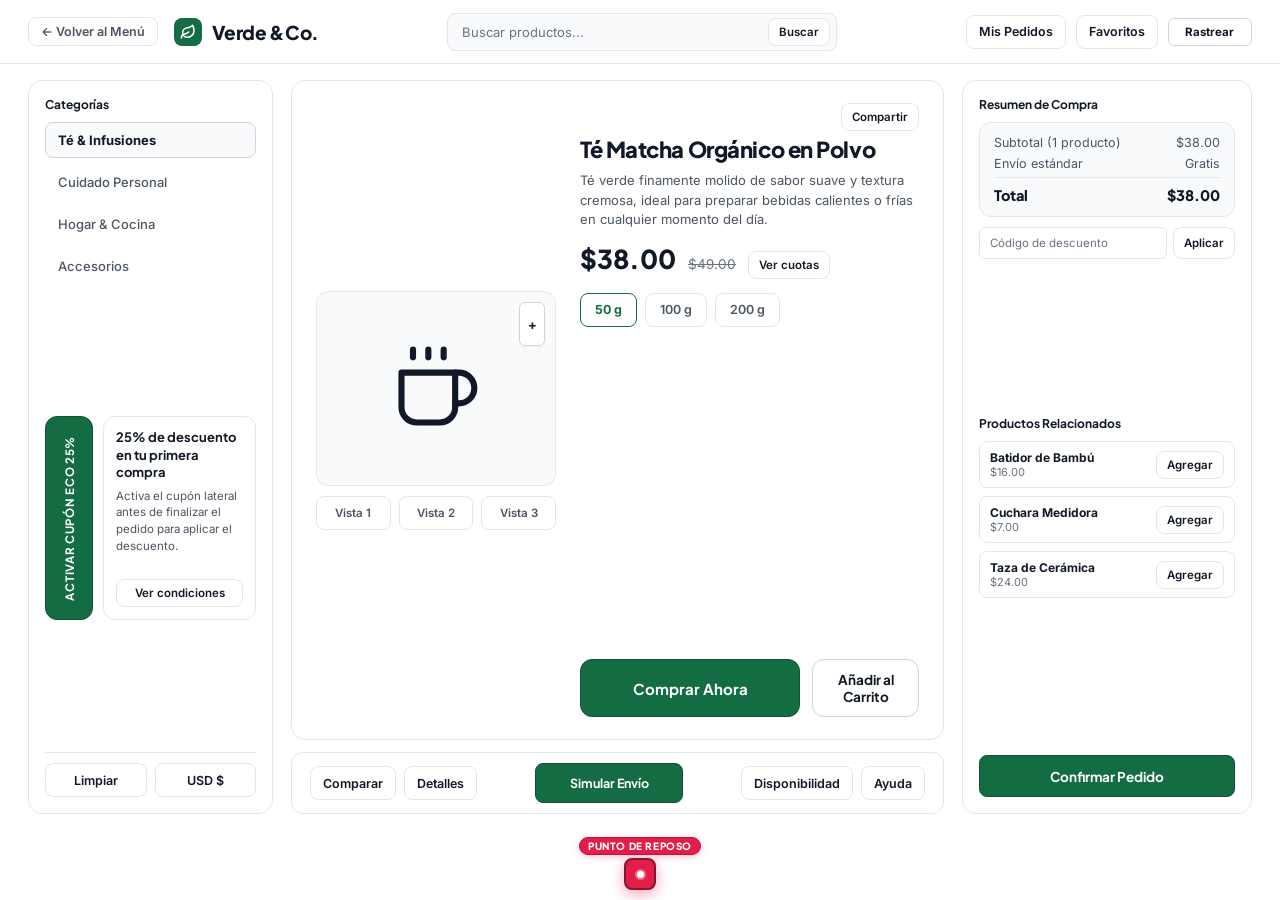
<file: tarea5.html>
<!DOCTYPE html>
<html lang="es">
<head>
  <meta charset="UTF-8" />
  <meta name="viewport" content="width=device-width, initial-scale=1.0" />
  <title>Verde &amp; Co. — Tarea 5</title>
  <link rel="stylesheet" href="styles.css" />
</head>
<body>
  <div class="store-app">
    <!-- TOP E-COMMERCE NAVBAR -->
    <header class="navbar">
      <div class="navbar-left">
        <a href="index.html" class="btn-back-hub">← Volver al Menú</a>
        <div class="store-brand">
          <span class="brand-leaf-icon">
            <svg width="16" height="16" viewBox="0 0 24 24" fill="none" stroke="currentColor" stroke-width="2.3" stroke-linecap="round" stroke-linejoin="round">
              <path d="M11 20A7 7 0 0 1 9.8 6.1C15.5 5 17 4.48 19 2c1 2 2 4.18 2 8 0 5.5-4.78 10-10 10Z"></path>
              <path d="M2 21c0-3 1.85-5.36 5.08-6C9.5 14.52 12 13 13 12"></path>
            </svg>
          </span>
          <span>Verde &amp; Co.</span>
        </div>
      </div>

      <div class="navbar-search">
        <span class="search-placeholder-text">Buscar productos...</span>
        <button type="button" class="ui-btn ui-btn-xs" id="btn-buscar-top">Buscar</button>
      </div>

      <div class="navbar-actions">
        <button type="button" class="ui-btn ui-btn-sm" id="btn-historial">Mis Pedidos</button>
        <button type="button" class="ui-btn ui-btn-sm" id="btn-guardados">Favoritos</button>
        <!-- OBJETIVO TAREA 4: Botón Lejano en Esquina Superior Derecha (84x28 px) -->
        <button type="button" class="btn-far-top-right" id="btn-rastrear-envio">Rastrear</button>
      </div>
    </header>

    <!-- MAIN 3-COLUMN E-COMMERCE WORKSPACE -->
    <main class="store-workspace">
      <!-- LEFT COLUMN: Categories + Tall Vertical Coupon Button -->
      <aside class="col-departments">
        <div>
          <h2 class="section-overline">Categorías</h2>
          <div class="dept-list">
            <button type="button" class="dept-item-btn is-active" id="btn-cat-audio">
              <span>Té &amp; Infusiones</span>
            </button>
            <button type="button" class="dept-item-btn" id="btn-cat-teclados">
              <span>Cuidado Personal</span>
            </button>
            <button type="button" class="dept-item-btn" id="btn-cat-monitores">
              <span>Hogar &amp; Cocina</span>
            </button>
            <button type="button" class="dept-item-btn" id="btn-cat-streaming">
              <span>Accesorios</span>
            </button>
          </div>
        </div>

        <div class="member-vertical-card">
          <!-- OBJETIVO TAREA 2: Botón Muy Alto en el lateral izquierdo (48px ancho x ~190px alto) -->
          <button type="button" class="btn-tall-voucher" id="btn-cupon-lateral">
            <span class="vertical-voucher-text">ACTIVAR CUPÓN ECO 25%</span>
          </button>

          <div class="member-promo-details">
            <div>
              <p class="promo-headline">25% de descuento en tu primera compra</p>
              <p class="promo-subcopy">
                Activa el cupón lateral antes de finalizar el pedido para aplicar el descuento.
              </p>
            </div>
            <button type="button" class="ui-btn ui-btn-xs" id="btn-ver-terminos">Ver condiciones</button>
          </div>
        </div>

        <div class="left-footer-controls">
          <button type="button" class="ui-btn ui-btn-sm" style="flex: 1;" id="btn-limpiar-filtros">Limpiar</button>
          <button type="button" class="ui-btn ui-btn-sm" style="flex: 1;" id="btn-moneda">USD $</button>
        </div>
      </aside>

      <!-- CENTER COLUMN: Main Product Showcase + Bottom Service Strip -->
      <section class="col-product-stage">
        <article class="product-showcase-card">
          <div class="gallery-column">
            <div class="gallery-frame">
              <!-- OBJETIVO TAREA 1: Botón con Ancho Muy Pequeño (26x44 px) -->
              <button type="button" class="btn-narrow-zoom" id="btn-zoom-ficha" title="Ampliar imagen">
                +
              </button>

              <svg class="product-illustration" viewBox="0 0 24 24" fill="none" stroke="currentColor" stroke-width="1.6" stroke-linecap="round" stroke-linejoin="round">
                <path d="M17 8h1a4 4 0 1 1 0 8h-1"></path>
                <path d="M3 8h14v9a4 4 0 0 1-4 4H7a4 4 0 0 1-4-4Z"></path>
                <line x1="6" x2="6" y1="2" y2="4"></line>
                <line x1="10" x2="10" y1="2" y2="4"></line>
                <line x1="14" x2="14" y1="2" y2="4"></line>
              </svg>
            </div>

            <div class="gallery-thumbs">
              <button type="button" class="thumb-pill-btn" id="btn-vista-frontal">Vista 1</button>
              <button type="button" class="thumb-pill-btn" id="btn-vista-perfil">Vista 2</button>
              <button type="button" class="thumb-pill-btn" id="btn-vista-estuche">Vista 3</button>
            </div>
          </div>

          <div class="details-column">
            <div>
              <div class="details-top-meta">
                <button type="button" class="ui-btn ui-btn-xs" id="btn-compartir-sku">Compartir</button>
              </div>

              <h1 class="product-heading">Té Matcha Orgánico en Polvo</h1>
              <p class="product-summary">
                Té verde finamente molido de sabor suave y textura cremosa, ideal para preparar
                bebidas calientes o frías en cualquier momento del día.
              </p>

              <div class="pricing-block">
                <span class="price-main">$38.00</span>
                <span class="price-compare">$49.00</span>
                <button type="button" class="ui-btn ui-btn-xs" id="btn-calcular-cuotas">Ver cuotas</button>
              </div>

              <div class="variant-group">
                <button type="button" class="variant-btn is-selected" id="btn-color-titanio">50 g</button>
                <button type="button" class="variant-btn" id="btn-color-obsidiana">100 g</button>
                <button type="button" class="variant-btn" id="btn-color-plata">200 g</button>
              </div>
            </div>

            <!-- Primary Purchase Row -->
            <div class="purchase-cta-group">
              <!-- OBJETIVO TAREA 5: Botón Grande en Ancho y Alto a Distancia Media (220x58 px) -->
              <button type="button" class="btn-primary-purchase" id="btn-comprar-ahora">
                <span>Comprar Ahora</span>
              </button>

              <button type="button" class="btn-secondary-bag" id="btn-agregar-carrito">
                Añadir al Carrito
              </button>
            </div>
          </div>
        </article>

        <!-- Bottom Service Toolbar immediately above the Mouse Rest Box -->
        <div class="service-bar">
          <div class="service-cluster">
            <button type="button" class="ui-btn ui-btn-sm" id="btn-comparar-modelo">Comparar</button>
            <button type="button" class="ui-btn ui-btn-sm" id="btn-ficha-pdf">Detalles</button>
          </div>

          <!-- OBJETIVO TAREA 3: Botón Muy Cercano al Punto de Reposo del Mouse (148x40 px) -->
          <button type="button" class="btn-close-action" id="btn-envio-express">
            Simular Envío
          </button>

          <div class="service-cluster">
            <button type="button" class="ui-btn ui-btn-sm" id="btn-verificar-tienda">Disponibilidad</button>
            <button type="button" class="ui-btn ui-btn-sm" id="btn-soporte-chat">Ayuda</button>
          </div>
        </div>
      </section>

      <!-- RIGHT COLUMN: Order Summary & Related Products -->
      <aside class="col-order-panel">
        <div>
          <h2 class="section-overline">Resumen de Compra</h2>
          <div class="order-summary-card">
            <div class="summary-row">
              <span>Subtotal (1 producto)</span>
              <span>$38.00</span>
            </div>
            <div class="summary-row">
              <span>Envío estándar</span>
              <span>Gratis</span>
            </div>
            <div class="summary-row is-total">
              <span>Total</span>
              <span>$38.00</span>
            </div>
          </div>

          <div class="promo-code-group">
            <div class="promo-input-mock">Código de descuento</div>
            <button type="button" class="ui-btn ui-btn-xs" style="height: 32px;" id="btn-validar-codigo">Aplicar</button>
          </div>
        </div>

        <div>
          <h2 class="section-overline">Productos Relacionados</h2>
          <div class="addon-stack">
            <div class="addon-row-card">
              <div class="addon-info">
                <span class="addon-title">Batidor de Bambú</span>
                <span class="addon-cost">$16.00</span>
              </div>
              <button type="button" class="ui-btn ui-btn-xs" id="btn-add-cable">Agregar</button>
            </div>

            <div class="addon-row-card">
              <div class="addon-info">
                <span class="addon-title">Cuchara Medidora</span>
                <span class="addon-cost">$7.00</span>
              </div>
              <button type="button" class="ui-btn ui-btn-xs" id="btn-add-soporte">Agregar</button>
            </div>

            <div class="addon-row-card">
              <div class="addon-info">
                <span class="addon-title">Taza de Cerámica</span>
                <span class="addon-cost">$24.00</span>
              </div>
              <button type="button" class="ui-btn ui-btn-xs" id="btn-add-garantia">Agregar</button>
            </div>
          </div>
        </div>

        <button type="button" class="btn-full-checkout" id="btn-pago-rapido">
          Confirmar Pedido
        </button>
      </aside>
    </main>

    <!-- FIXED COMPACT MOUSE RESTING POINT (32x32px exact origin) -->
    <div class="mouse-rest-anchor">
      <span class="rest-micro-label">Punto de Reposo</span>
      <div class="mouse-rest-box" id="zona-reposo-mouse" title="Punto de Reposo">
        <span class="rest-target-dot"></span>
      </div>
    </div>
  </div>
</body>
</html>
</file>
<file: styles.css>
/* ==========================================================================
   VERDE & CO. — Clean Pure-White E-Commerce UI & Fitts's Law Testbed
   Typography: Plus Jakarta Sans (Display/Headings) + Inter (UI/Body)
   Palette: Pure White Canvas (#ffffff), Neutral Grays (#f8fafc / #e5e7eb), Forest Green Accents (#146c43)
   Viewport: 100vw x 100vh locked (overflow: hidden) for constant Fitts distances
   ========================================================================== */

@import url('https://fonts.googleapis.com/css2?family=Inter:wght@400;500;600;700&family=Plus+Jakarta+Sans:wght@600;700;800&display=swap');

:root {
  --bg-canvas: #ffffff;
  --bg-surface: #ffffff;
  --bg-neutral-subtle: #f8fafc;
  --bg-neutral-hover: #f1f5f9;

  --brand-primary: #146c43;
  --brand-primary-hover: #0f5334;

  --text-primary: #111827;
  --text-secondary: #4b5563;
  --text-muted: #6b7280;

  --border-light: #e5e7eb;
  --border-strong: #d1d5db;

  --font-display: 'Plus Jakarta Sans', -apple-system, BlinkMacSystemFont, sans-serif;
  --font-body: 'Inter', -apple-system, BlinkMacSystemFont, sans-serif;

  --radius-xs: 6px;
  --radius-sm: 8px;
  --radius-md: 12px;
  --radius-lg: 14px;
  --radius-pill: 9999px;

  --shadow-xs: 0 1px 2px rgba(17, 24, 39, 0.04);
  --shadow-sm: 0 4px 12px rgba(17, 24, 39, 0.06);
  --shadow-card: 0 8px 24px rgba(17, 24, 39, 0.06);
}

* {
  box-sizing: border-box;
  margin: 0;
  padding: 0;
  user-select: none;
}

html, body {
  width: 100vw;
  height: 100vh;
  overflow: hidden;
  font-family: var(--font-body);
  background-color: #ffffff;
  color: var(--text-primary);
  -webkit-font-smoothing: antialiased;
}

/* ==========================================================================
   1. LANDING PAGE (index.html) — Only the white box containing the 5 tasks
   ========================================================================== */
.hub-screen {
  width: 100vw;
  height: 100vh;
  display: flex;
  align-items: center;
  justify-content: center;
  padding: 24px;
  background-color: #ffffff;
}

.hub-container {
  background: #ffffff;
  border: 1px solid var(--border-light);
  border-radius: var(--radius-lg);
  padding: 28px;
  max-width: 780px;
  width: 100%;
  box-shadow: var(--shadow-card);
}

.hub-task-grid {
  display: grid;
  grid-template-columns: repeat(5, 1fr);
  gap: 14px;
}

.hub-task-card {
  display: flex;
  flex-direction: column;
  align-items: center;
  justify-content: center;
  text-decoration: none;
  background: #ffffff;
  border: 1.5px solid var(--border-light);
  border-radius: var(--radius-md);
  padding: 24px 14px;
  transition: all 0.15s ease;
  color: var(--text-primary);
}

.hub-task-card:hover {
  border-color: var(--brand-primary);
  background: var(--bg-neutral-subtle);
  transform: translateY(-2px);
  box-shadow: var(--shadow-sm);
}

.hub-task-card:active {
  transform: translateY(0);
}

.hub-task-number {
  width: 40px;
  height: 40px;
  border-radius: 10px;
  background: var(--bg-neutral-subtle);
  border: 1px solid var(--border-light);
  color: var(--text-primary);
  font-family: var(--font-display);
  font-weight: 800;
  font-size: 16px;
  display: flex;
  align-items: center;
  justify-content: center;
  margin-bottom: 10px;
  transition: all 0.15s ease;
}

.hub-task-card:hover .hub-task-number {
  background: var(--brand-primary);
  border-color: var(--brand-primary);
  color: #ffffff;
}

.hub-task-title {
  font-family: var(--font-display);
  font-size: 15px;
  font-weight: 700;
}

/* ==========================================================================
   2. E-COMMERCE STOREFRONT LAYOUT (tarea1.html .. tarea5.html)
   ========================================================================== */
.store-app {
  width: 100vw;
  height: 100vh;
  display: grid;
  grid-template-rows: 64px 1fr;
  overflow: hidden;
  position: relative;
  background-color: #ffffff;
}

/* --- Top E-Commerce Navigation Bar --- */
.navbar {
  background: #ffffff;
  border-bottom: 1px solid var(--border-light);
  padding: 0 28px;
  display: flex;
  align-items: center;
  justify-content: space-between;
  height: 64px;
  z-index: 20;
}

.navbar-left {
  display: flex;
  align-items: center;
  gap: 16px;
}

.btn-back-hub {
  text-decoration: none;
  font-size: 12.5px;
  font-weight: 600;
  color: var(--text-secondary);
  background: #ffffff;
  border: 1px solid var(--border-light);
  padding: 6px 12px;
  border-radius: var(--radius-sm);
  transition: all 0.14s ease;
}

.btn-back-hub:hover {
  border-color: var(--brand-primary);
  color: var(--brand-primary);
}

.store-brand {
  display: flex;
  align-items: center;
  gap: 10px;
  font-family: var(--font-display);
  font-weight: 800;
  font-size: 19px;
  letter-spacing: -0.03em;
  color: var(--text-primary);
}

.brand-leaf-icon {
  width: 28px;
  height: 28px;
  border-radius: 8px;
  background: var(--brand-primary);
  color: #ffffff;
  display: flex;
  align-items: center;
  justify-content: center;
}

/* Search Bar */
.navbar-search {
  display: flex;
  align-items: center;
  justify-content: space-between;
  background: var(--bg-neutral-subtle);
  border: 1px solid var(--border-light);
  border-radius: var(--radius-sm);
  padding: 4px 6px 4px 14px;
  width: 390px;
}

.search-placeholder-text {
  font-size: 13px;
  color: var(--text-muted);
}

/* Top Right Actions */
.navbar-actions {
  display: flex;
  align-items: center;
  gap: 10px;
}

/* --- Main 3-Column Store Grid --- */
.store-workspace {
  display: grid;
  grid-template-columns: 245px 1fr 290px;
  gap: 18px;
  padding: 16px 28px 86px 28px;
  height: calc(100vh - 64px);
  overflow: hidden;
  background-color: #ffffff;
}

/* ==========================================================================
   LEFT COLUMN: Department Navigation & Vertical Promo Banner
   ========================================================================== */
.col-departments {
  background: #ffffff;
  border: 1px solid var(--border-light);
  border-radius: var(--radius-lg);
  padding: 16px;
  display: flex;
  flex-direction: column;
  justify-content: space-between;
  height: 100%;
}

.section-overline {
  font-family: var(--font-display);
  font-size: 12px;
  font-weight: 700;
  color: var(--text-primary);
  margin-bottom: 10px;
}

.dept-list {
  display: flex;
  flex-direction: column;
  gap: 6px;
}

.dept-item-btn {
  width: 100%;
  height: 36px;
  padding: 0 12px;
  border-radius: var(--radius-sm);
  border: 1px solid transparent;
  background: transparent;
  color: var(--text-secondary);
  font-family: var(--font-body);
  font-size: 13px;
  font-weight: 500;
  text-align: left;
  display: flex;
  align-items: center;
  justify-content: flex-start;
  cursor: pointer;
  transition: all 0.14s ease;
}

.dept-item-btn:hover {
  background: var(--bg-neutral-subtle);
  color: var(--text-primary);
}

.dept-item-btn.is-active {
  background: var(--bg-neutral-subtle);
  border-color: var(--border-strong);
  color: var(--text-primary);
  font-weight: 700;
}

/* Vertical Member Promo Block (Contains TARGET T2: Tall Height Button 48x200px) */
.member-vertical-card {
  display: flex;
  align-items: stretch;
  gap: 10px;
  margin: 10px 0;
  flex: 1;
  min-height: 0;
  max-height: 204px;
}

/* TARGET T2: High Height, Narrow Width Vertical Button */
.btn-tall-voucher {
  width: 48px;
  height: 100%;
  min-height: 185px;
  background: var(--brand-primary);
  color: #ffffff;
  border: 1px solid var(--brand-primary-hover);
  border-radius: var(--radius-md);
  cursor: pointer;
  display: flex;
  flex-direction: column;
  align-items: center;
  justify-content: center;
  padding: 10px 4px;
  transition: all 0.15s ease;
  flex-shrink: 0;
}

.btn-tall-voucher:hover {
  background: var(--brand-primary-hover);
}

.btn-tall-voucher:active {
  transform: scale(0.97);
}

.vertical-voucher-text {
  writing-mode: vertical-rl;
  transform: rotate(180deg);
  font-family: var(--font-display);
  font-size: 11.5px;
  font-weight: 700;
  letter-spacing: 0.06em;
  text-transform: uppercase;
  white-space: nowrap;
}

.member-promo-details {
  background: #ffffff;
  border: 1px solid var(--border-light);
  border-radius: var(--radius-md);
  padding: 12px;
  display: flex;
  flex-direction: column;
  justify-content: space-between;
  flex: 1;
}

.promo-headline {
  font-family: var(--font-display);
  font-size: 13px;
  font-weight: 700;
  color: var(--text-primary);
  line-height: 1.35;
}

.promo-subcopy {
  font-size: 11.5px;
  color: var(--text-secondary);
  line-height: 1.45;
  margin-top: 6px;
}

.left-footer-controls {
  display: flex;
  gap: 8px;
  padding-top: 10px;
  border-top: 1px solid var(--border-light);
}

/* ==========================================================================
   CENTER COLUMN: Main Product Detail Card + Bottom Action Bar
   ========================================================================== */
.col-product-stage {
  display: grid;
  grid-template-rows: 1fr auto;
  gap: 12px;
  height: 100%;
  min-height: 0;
}

.product-showcase-card {
  background: #ffffff;
  border: 1px solid var(--border-light);
  border-radius: var(--radius-lg);
  padding: 20px 24px;
  display: grid;
  grid-template-columns: 240px 1fr;
  gap: 24px;
  align-items: center;
  height: 100%;
  min-height: 0;
}

/* Product Gallery Column */
.gallery-column {
  display: flex;
  flex-direction: column;
  gap: 10px;
  height: 100%;
  justify-content: center;
}

.gallery-frame {
  background: var(--bg-neutral-subtle);
  border: 1px solid var(--border-light);
  border-radius: var(--radius-md);
  height: 195px;
  position: relative;
  display: flex;
  flex-direction: column;
  align-items: center;
  justify-content: center;
  padding: 16px;
}

/* TARGET T1: Very Small Width Button (26px wide x 44px tall) */
.btn-narrow-zoom {
  position: absolute;
  top: 10px;
  right: 10px;
  width: 26px;
  height: 44px;
  border-radius: var(--radius-xs);
  background: #ffffff;
  border: 1px solid var(--border-strong);
  color: var(--text-primary);
  font-family: var(--font-display);
  font-size: 13px;
  font-weight: 800;
  cursor: pointer;
  display: flex;
  align-items: center;
  justify-content: center;
  transition: all 0.14s ease;
  box-shadow: var(--shadow-xs);
}

.btn-narrow-zoom:hover {
  border-color: var(--brand-primary);
  background: var(--brand-primary);
  color: #ffffff;
}

.btn-narrow-zoom:active {
  transform: scale(0.95);
}

.product-illustration {
  width: 92px;
  height: 92px;
  color: var(--text-primary);
}

.gallery-thumbs {
  display: grid;
  grid-template-columns: repeat(3, 1fr);
  gap: 8px;
}

.thumb-pill-btn {
  height: 34px;
  border-radius: var(--radius-sm);
  border: 1px solid var(--border-light);
  background: #ffffff;
  font-family: var(--font-body);
  font-size: 11.5px;
  font-weight: 600;
  color: var(--text-secondary);
  cursor: pointer;
  transition: all 0.14s ease;
}

.thumb-pill-btn:hover {
  border-color: var(--brand-primary);
  color: var(--brand-primary);
}

/* Product Details Column */
.details-column {
  display: flex;
  flex-direction: column;
  justify-content: space-between;
  height: 100%;
  padding: 2px 0;
}

.details-top-meta {
  display: flex;
  align-items: center;
  justify-content: flex-end;
}

.product-heading {
  font-family: var(--font-display);
  font-size: 22px;
  font-weight: 800;
  letter-spacing: -0.02em;
  color: var(--text-primary);
  margin-top: 4px;
}

.product-summary {
  font-size: 13px;
  color: var(--text-secondary);
  line-height: 1.5;
  margin: 8px 0 12px;
}

.pricing-block {
  display: flex;
  align-items: baseline;
  gap: 12px;
  margin-bottom: 14px;
}

.price-main {
  font-family: var(--font-display);
  font-size: 26px;
  font-weight: 800;
  color: var(--text-primary);
}

.price-compare {
  font-size: 13.5px;
  color: var(--text-muted);
  text-decoration: line-through;
}

.variant-group {
  display: flex;
  align-items: center;
  gap: 8px;
  margin-bottom: 14px;
}

.variant-btn {
  height: 34px;
  padding: 0 14px;
  border-radius: var(--radius-sm);
  border: 1px solid var(--border-light);
  background: #ffffff;
  font-family: var(--font-body);
  font-size: 12.5px;
  font-weight: 600;
  color: var(--text-secondary);
  cursor: pointer;
  transition: all 0.14s ease;
}

.variant-btn:hover {
  border-color: var(--brand-primary);
  color: var(--brand-primary);
}

.variant-btn.is-selected {
  border-color: var(--brand-primary);
  background: #ffffff;
  color: var(--brand-primary);
  font-weight: 700;
}

/* Primary Purchase CTA Row (Contains TARGET T5: Large Width & Height 220x58px) */
.purchase-cta-group {
  display: flex;
  align-items: center;
  gap: 12px;
}

/* TARGET T5: Combination Large Width & Height at Medium Distance */
.btn-primary-purchase {
  width: 220px;
  height: 58px;
  border-radius: var(--radius-md);
  background: var(--brand-primary);
  border: 1px solid var(--brand-primary-hover);
  color: #ffffff;
  font-family: var(--font-display);
  font-size: 15px;
  font-weight: 700;
  cursor: pointer;
  display: flex;
  align-items: center;
  justify-content: center;
  gap: 10px;
  transition: all 0.15s ease;
  flex-shrink: 0;
}

.btn-primary-purchase:hover {
  background: var(--brand-primary-hover);
}

.btn-primary-purchase:active {
  transform: scale(0.98);
}

.btn-secondary-bag {
  height: 58px;
  padding: 0 18px;
  border-radius: var(--radius-md);
  background: #ffffff;
  border: 1.5px solid var(--border-strong);
  color: var(--text-primary);
  font-family: var(--font-display);
  font-size: 13.5px;
  font-weight: 700;
  cursor: pointer;
  transition: all 0.15s ease;
  flex: 1;
}

.btn-secondary-bag:hover {
  border-color: var(--brand-primary);
  color: var(--brand-primary);
}

/* Bottom Service Strip immediately above the Mouse Rest Target */
.service-bar {
  background: #ffffff;
  border: 1px solid var(--border-light);
  border-radius: var(--radius-md);
  padding: 10px 18px;
  display: flex;
  align-items: center;
  justify-content: space-between;
  gap: 12px;
}

.service-cluster {
  display: flex;
  align-items: center;
  gap: 8px;
}

/* TARGET T3: Close Target immediately above the Mouse Rest Zone (148x40px) */
.btn-close-action {
  width: 148px;
  height: 40px;
  border-radius: var(--radius-sm);
  background: var(--brand-primary);
  color: #ffffff;
  border: 1px solid var(--brand-primary-hover);
  font-family: var(--font-display);
  font-size: 12.5px;
  font-weight: 700;
  cursor: pointer;
  display: flex;
  align-items: center;
  justify-content: center;
  gap: 6px;
  transition: all 0.14s ease;
}

.btn-close-action:hover {
  background: var(--brand-primary-hover);
}

.btn-close-action:active {
  transform: scale(0.97);
}

/* ==========================================================================
   RIGHT COLUMN: Order Summary & Related Accessories
   ========================================================================== */
.col-order-panel {
  background: #ffffff;
  border: 1px solid var(--border-light);
  border-radius: var(--radius-lg);
  padding: 16px;
  display: flex;
  flex-direction: column;
  justify-content: space-between;
  height: 100%;
}

.order-summary-card {
  background: var(--bg-neutral-subtle);
  border: 1px solid var(--border-light);
  border-radius: var(--radius-md);
  padding: 12px 14px;
}

.summary-row {
  display: flex;
  justify-content: space-between;
  font-size: 12.5px;
  color: var(--text-secondary);
  margin-bottom: 6px;
}

.summary-row.is-total {
  font-family: var(--font-display);
  font-size: 14.5px;
  font-weight: 800;
  color: var(--text-primary);
  border-top: 1px solid var(--border-light);
  padding-top: 8px;
  margin-bottom: 0;
}

.promo-code-group {
  display: flex;
  gap: 6px;
  margin-top: 10px;
}

.promo-input-mock {
  flex: 1;
  background: #ffffff;
  border: 1px solid var(--border-light);
  border-radius: var(--radius-xs);
  padding: 0 10px;
  font-size: 11.5px;
  color: var(--text-muted);
  display: flex;
  align-items: center;
  height: 32px;
}

.addon-stack {
  display: flex;
  flex-direction: column;
  gap: 8px;
}

.addon-row-card {
  border: 1px solid var(--border-light);
  border-radius: var(--radius-sm);
  padding: 8px 10px;
  display: flex;
  align-items: center;
  justify-content: space-between;
  gap: 8px;
  background: #ffffff;
}

.addon-info {
  display: flex;
  flex-direction: column;
}

.addon-title {
  font-size: 12px;
  font-weight: 700;
  color: var(--text-primary);
}

.addon-cost {
  font-size: 11px;
  color: var(--text-muted);
}

/* ==========================================================================
   SHARED BUTTON SYSTEM (Varied sizes across the store)
   ========================================================================== */
.ui-btn {
  border: 1px solid var(--border-light);
  background: #ffffff;
  color: var(--text-primary);
  font-family: var(--font-body);
  font-weight: 600;
  cursor: pointer;
  border-radius: var(--radius-sm);
  display: inline-flex;
  align-items: center;
  justify-content: center;
  gap: 6px;
  transition: all 0.14s ease;
  white-space: nowrap;
}

.ui-btn:hover {
  border-color: var(--brand-primary);
  color: var(--brand-primary);
}

.ui-btn:active {
  transform: scale(0.96);
}

.ui-btn-xs {
  height: 28px;
  padding: 0 10px;
  font-size: 11.5px;
}

.ui-btn-sm {
  height: 34px;
  padding: 0 12px;
  font-size: 12.5px;
}

/* TARGET T4: Far Top-Right Utility Button (84x28px) */
.btn-far-top-right {
  width: 84px;
  height: 28px;
  font-family: var(--font-body);
  font-size: 11.5px;
  font-weight: 700;
  border-radius: var(--radius-xs);
  background: #ffffff;
  border: 1px solid var(--border-strong);
  color: var(--text-primary);
  cursor: pointer;
  display: inline-flex;
  align-items: center;
  justify-content: center;
  transition: all 0.14s ease;
}

.btn-far-top-right:hover {
  background: var(--brand-primary);
  border-color: var(--brand-primary);
  color: #ffffff;
}

.btn-far-top-right:active {
  transform: scale(0.95);
}

.btn-full-checkout {
  width: 100%;
  height: 42px;
  border-radius: var(--radius-sm);
  background: var(--brand-primary);
  border: 1px solid var(--brand-primary-hover);
  color: #ffffff;
  font-family: var(--font-display);
  font-size: 13.5px;
  font-weight: 700;
  cursor: pointer;
  transition: all 0.14s ease;
}

.btn-full-checkout:hover {
  background: var(--brand-primary-hover);
}

/* ==========================================================================
   3. COMPACT PRECISION MOUSE RESTING POINT ("PUNTO DE REPOSO")
   Strictly constrained active box (32x32px) in high-contrast crimson
   ========================================================================== */
.mouse-rest-anchor {
  position: fixed;
  bottom: 10px;
  left: 50%;
  transform: translateX(-50%);
  display: flex;
  flex-direction: column;
  align-items: center;
  gap: 3px;
  z-index: 9999;
}

.rest-micro-label {
  font-family: var(--font-display);
  font-size: 10px;
  font-weight: 800;
  letter-spacing: 0.06em;
  text-transform: uppercase;
  color: #ffffff;
  background: #e11d48;
  border: 1px solid #be123c;
  padding: 2px 8px;
  border-radius: var(--radius-pill);
  box-shadow: 0 2px 6px rgba(225, 29, 72, 0.25);
  pointer-events: none;
  white-space: nowrap;
}

.mouse-rest-box {
  width: 32px;
  height: 32px;
  background: #e11d48;
  border: 2px solid #881337;
  border-radius: 8px;
  box-shadow: 0 4px 14px rgba(225, 29, 72, 0.4);
  display: flex;
  align-items: center;
  justify-content: center;
  cursor: crosshair;
  transition: all 0.12s ease;
}

.mouse-rest-box:hover {
  background: #be123c;
  border-color: #4c0519;
  transform: scale(1.05);
}

.rest-target-dot {
  width: 7px;
  height: 7px;
  border-radius: 50%;
  background: #ffffff;
  box-shadow: 0 0 0 2px rgba(255, 255, 255, 0.35);
  transition: background-color 0.12s ease;
}

.mouse-rest-box:hover .rest-target-dot {
  background: #fef08a;
}
</file>
